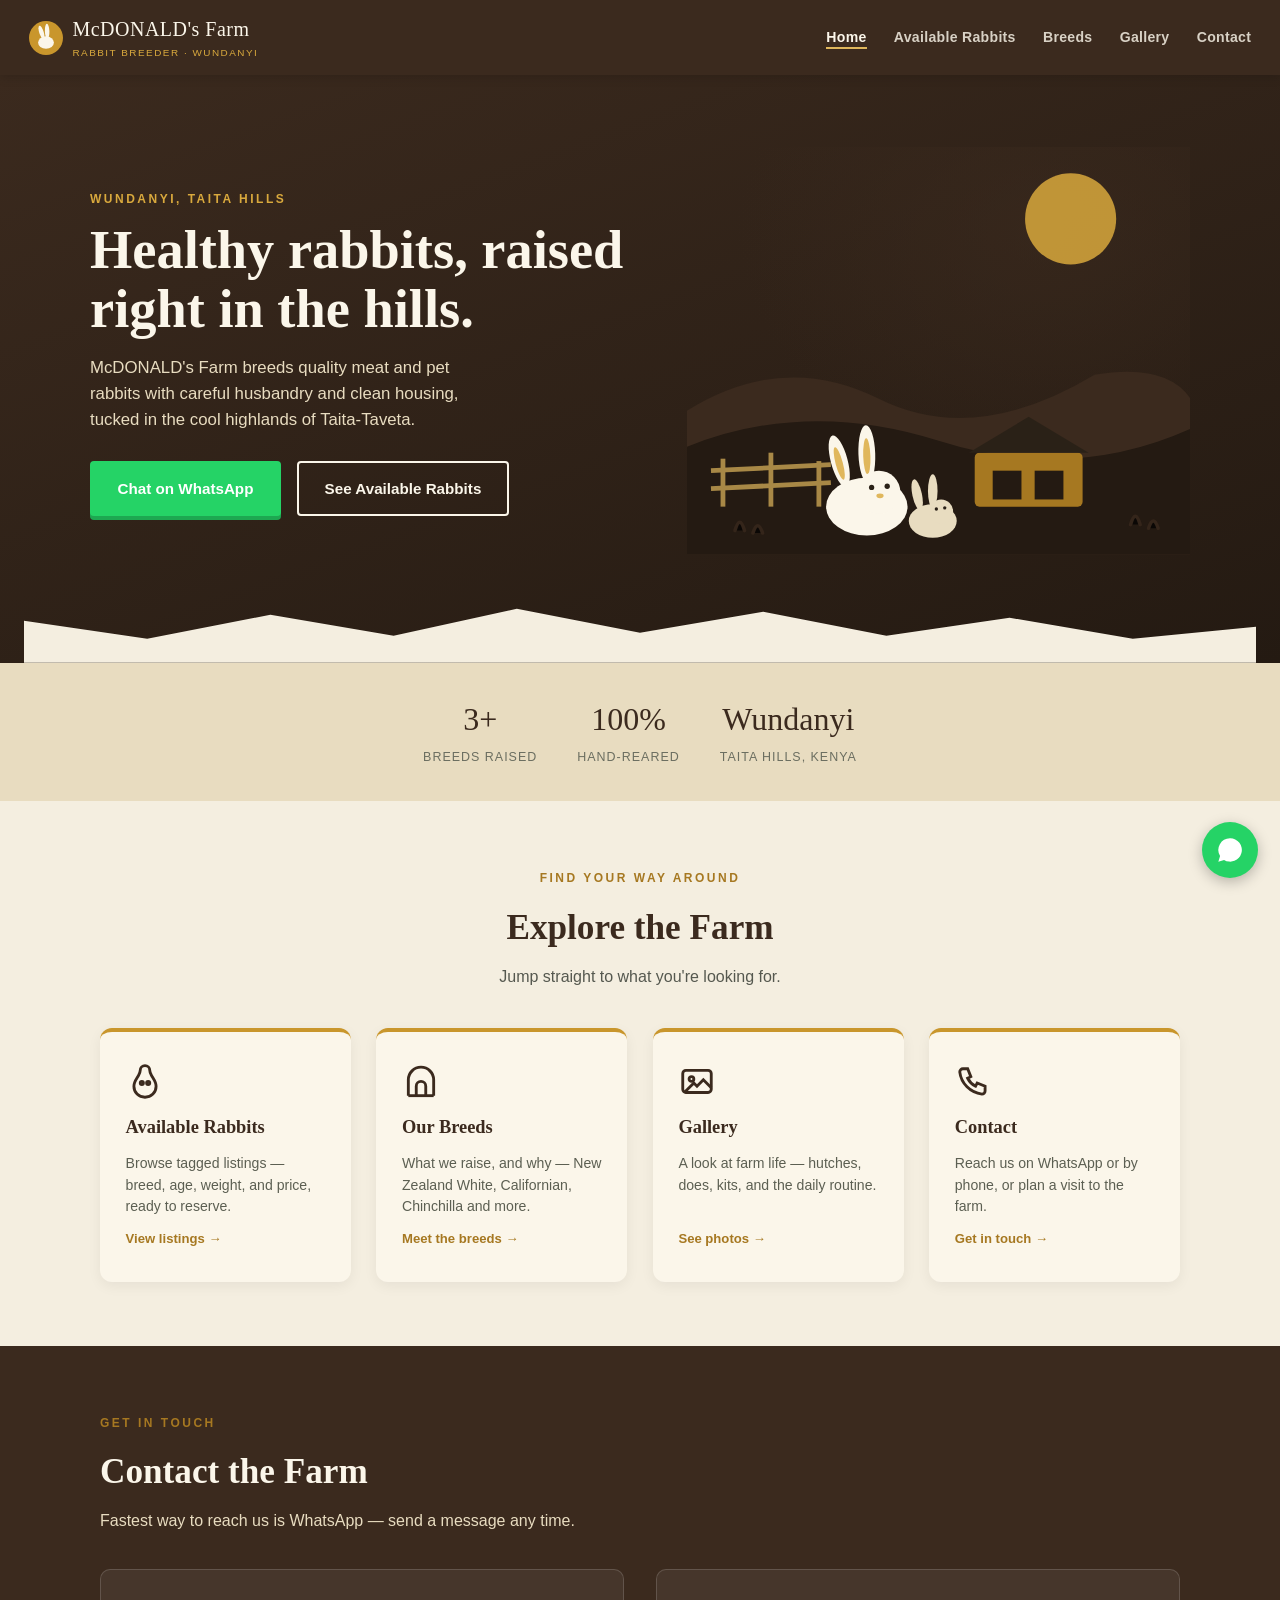
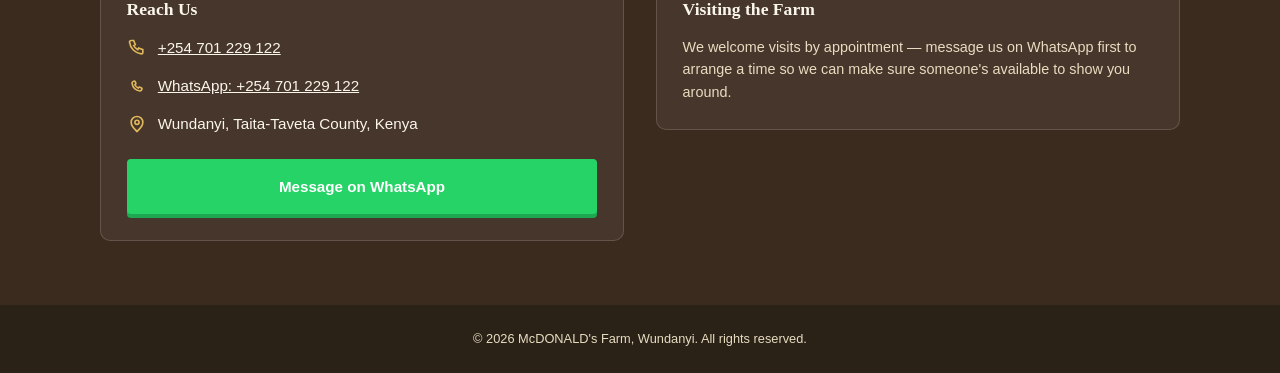
<file: index.html>
<!DOCTYPE html>
<html lang="en">
<head>
<meta charset="UTF-8">
<meta name="viewport" content="width=device-width, initial-scale=1.0">
<title>Rabbit Breeder in Kenya - Wundanyi | McDONALD's Farm</title>
<meta name="description" content="McDONALD's Farm is a rabbit breeder based in Wundanyi, Taita-Taveta County, Kenya. Browse available rabbits, breeds raised, and reach us directly on WhatsApp.">
<link rel="canonical" href="https://macdonaldmw-stack.github.io/super-rabbit-farm/index.html">

<meta property="og:type" content="website">
<meta property="og:title" content="McDONALD's Farm — Rabbit Breeder, Wundanyi">
<meta property="og:description" content="Healthy meat and pet rabbits raised in the Taita Hills. Browse available rabbits and message us directly on WhatsApp.">
<meta property="og:url" content="https://macdonaldmw-stack.github.io/super-rabbit-farm/index.html">
<meta property="og:image" content="https://macdonaldmw-stack.github.io/super-rabbit-farm/images/001b.jpg">
<meta name="twitter:card" content="summary_large_image">
<meta name="twitter:title" content="McDONALD's Farm — Rabbit Breeder, Wundanyi">
<meta name="twitter:description" content="Healthy meat and pet rabbits raised in the Taita Hills. Browse available rabbits and message us directly on WhatsApp.">
<meta name="twitter:image" content="https://macdonaldmw-stack.github.io/super-rabbit-farm/images/001b.jpg">

<script type="application/ld+json">
{
  "@context": "https://schema.org",
  "@type": "LocalBusiness",
  "name": "McDONALD's Farm",
  "description": "Rabbit breeder raising meat and pet rabbits in Wundanyi, Taita-Taveta County, Kenya.",
  "image": "https://macdonaldmw-stack.github.io/super-rabbit-farm/images/001b.jpg",
  "url": "https://macdonaldmw-stack.github.io/super-rabbit-farm/index.html",
  "telephone": "+254701229122",
  "address": {
    "@type": "PostalAddress",
    "addressLocality": "Wundanyi",
    "addressRegion": "Taita-Taveta County",
    "addressCountry": "KE"
  }
}
</script>
<link rel="stylesheet" href="styles.css">
</head>
<body>

<header>
  <a class="brand" href="index.html">
    <svg class="mark" viewBox="0 0 60 60" xmlns="http://www.w3.org/2000/svg">
      <circle cx="30" cy="30" r="30" fill="var(--clay)"/>
      <ellipse cx="30" cy="38" rx="14" ry="11" fill="var(--cream-text)"/>
      <ellipse cx="22" cy="20" rx="4" ry="12" fill="var(--cream-text)" transform="rotate(-18 22 20)"/>
      <ellipse cx="32" cy="18" rx="4" ry="13" fill="var(--cream-text)" transform="rotate(-2 32 18)"/>
    </svg>
    <span>McDONALD's Farm<small>Rabbit Breeder · Wundanyi</small></span>
  </a>
  <button class="nav-toggle" id="navToggle" aria-label="Toggle menu">&#9776;</button>
  <nav>
    <ul id="navList">
      <li><a href="index.html" class="active">Home</a></li>
      <li><a href="rabbits.html">Available Rabbits</a></li>
      <li><a href="breeds.html">Breeds</a></li>
      <li><a href="gallery.html">Gallery</a></li>
      <li><a href="#contact">Contact</a></li>
    </ul>
  </nav>
</header>

<section class="hero">
  <div class="hero-inner">
    <div>
      <div class="eyebrow" style="color:var(--gold);">Wundanyi, Taita Hills</div>
      <h1>Healthy rabbits, raised right in the hills.</h1>
      <p class="lede">McDONALD's Farm breeds quality meat and pet rabbits with careful husbandry and clean housing, tucked in the cool highlands of Taita-Taveta.</p>
      <div style="display:flex; gap:1rem; flex-wrap:wrap;">
        <a class="btn btn-whatsapp" href="https://wa.me/254701229122" target="_blank" rel="noopener">Chat on WhatsApp</a>
        <a class="btn btn-outline" href="rabbits.html">See Available Rabbits</a>
      </div>
    </div>

    <div class="hero-scene">
      <svg viewBox="0 0 420 340" xmlns="http://www.w3.org/2000/svg">
        <!-- sky glow -->
        <defs>
          <radialGradient id="glow" cx="70%" cy="20%" r="60%">
            <stop offset="0%" stop-color="var(--forest)" stop-opacity="0.6"/>
            <stop offset="100%" stop-color="var(--forest)" stop-opacity="0"/>
          </radialGradient>
        </defs>
        <rect width="420" height="340" fill="url(#glow)"/>
        <!-- sun -->
        <circle cx="320" cy="60" r="38" fill="var(--gold)" opacity="0.85"/>
        <!-- hills -->
        <path d="M0 220 Q80 170 160 210 T340 190 Q400 180 420 210 L420 340 L0 340 Z" fill="var(--forest)"/>
        <path d="M0 250 Q100 210 210 245 T420 235 L420 340 L0 340 Z" fill="var(--forest-dark)"/>
        <!-- fence -->
        <g stroke="var(--clay-light)" stroke-width="4" opacity="0.7">
          <line x1="30" y1="300" x2="30" y2="260"/>
          <line x1="70" y1="300" x2="70" y2="255"/>
          <line x1="110" y1="300" x2="110" y2="262"/>
          <line x1="20" y1="270" x2="120" y2="265"/>
          <line x1="20" y1="285" x2="120" y2="280"/>
        </g>
        <!-- hutch -->
        <g>
          <rect x="240" y="255" width="90" height="45" rx="4" fill="var(--clay-dark)"/>
          <polygon points="235,255 285,225 335,255" fill="var(--charcoal)"/>
          <rect x="255" y="270" width="24" height="24" fill="var(--forest-dark)"/>
          <rect x="290" y="270" width="24" height="24" fill="var(--forest-dark)"/>
        </g>
        <!-- rabbit family -->
        <g>
          <ellipse cx="150" cy="300" rx="34" ry="24" fill="var(--cream-text)"/>
          <ellipse cx="127" cy="262" rx="7" ry="22" fill="var(--cream-text)" transform="rotate(-15 127 262)"/>
          <ellipse cx="150" cy="256" rx="7" ry="24" fill="var(--cream-text)" transform="rotate(-2 150 256)"/>
          <ellipse cx="127" cy="264" rx="3" ry="14" fill="var(--clay-light)" transform="rotate(-15 127 264)"/>
          <ellipse cx="150" cy="258" rx="3" ry="15" fill="var(--clay-light)" transform="rotate(-2 150 258)"/>
          <circle cx="160" cy="288" r="18" fill="var(--cream-text)"/>
          <circle cx="154" cy="284" r="2.2" fill="var(--charcoal)"/>
          <circle cx="167" cy="283" r="2.2" fill="var(--charcoal)"/>
          <ellipse cx="161" cy="291" rx="3" ry="2" fill="var(--clay-light)"/>
        </g>
        <g>
          <ellipse cx="205" cy="312" rx="20" ry="14" fill="var(--sand-dark)"/>
          <ellipse cx="192" cy="290" rx="4" ry="13" fill="var(--sand-dark)" transform="rotate(-12 192 290)"/>
          <ellipse cx="205" cy="287" rx="4" ry="14" fill="var(--sand-dark)" transform="rotate(0 205 287)"/>
          <circle cx="212" cy="304" r="10" fill="var(--sand-dark)"/>
          <circle cx="208" cy="302" r="1.4" fill="var(--charcoal)"/>
          <circle cx="215" cy="301" r="1.4" fill="var(--charcoal)"/>
        </g>
        <!-- grass tufts -->
        <g stroke="var(--forest)" stroke-width="3" stroke-linecap="round" opacity="0.7">
          <path d="M40 320 q4 -14 8 0"/>
          <path d="M55 322 q4 -12 8 0"/>
          <path d="M370 315 q4 -14 8 0"/>
          <path d="M385 318 q4 -12 8 0"/>
        </g>
      </svg>
    </div>
  </div>
  <div class="hero-wave"></div>
</section>

<div class="stat-strip">
  <div class="stat"><span class="num">3+</span><span class="label">Breeds Raised</span></div>
  <div class="stat"><span class="num">100%</span><span class="label">Hand-Reared</span></div>
  <div class="stat"><span class="num">Wundanyi</span><span class="label">Taita Hills, Kenya</span></div>
</div>

<section>
  <div class="section-inner">
    <div class="section-head" style="margin:0 auto 2.4rem; text-align:center; max-width:60ch;">
      <div class="eyebrow">Find Your Way Around</div>
      <h2>Explore the Farm</h2>
      <p>Jump straight to what you're looking for.</p>
    </div>
    <div class="sitemap-grid">
      <a class="map-card" href="rabbits.html">
        <svg class="icon" viewBox="0 0 24 24" fill="none" stroke="currentColor" stroke-width="1.8"><path d="M12 21c-4 0-7-3-7-7 0-3 2-5 3-7 .5-1 1-2 1-3a3 3 0 0 1 6 0c0 1 .5 2 1 3 1 2 3 4 3 7 0 4-3 7-7 7z"/><circle cx="10" cy="12" r="1"/><circle cx="14" cy="12" r="1"/></svg>
        <h3>Available Rabbits</h3>
        <p>Browse tagged listings — breed, age, weight, and price, ready to reserve.</p>
        <span class="goto">View listings &rarr;</span>
      </a>
      <a class="map-card" href="breeds.html">
        <svg class="icon" viewBox="0 0 24 24" fill="none" stroke="currentColor" stroke-width="1.8"><path d="M4 20V10a8 8 0 0 1 16 0v10"/><path d="M4 20h16"/><path d="M9 20v-6a3 3 0 0 1 6 0v6"/></svg>
        <h3>Our Breeds</h3>
        <p>What we raise, and why — New Zealand White, Californian, Chinchilla and more.</p>
        <span class="goto">Meet the breeds &rarr;</span>
      </a>
      <a class="map-card" href="gallery.html">
        <svg class="icon" viewBox="0 0 24 24" fill="none" stroke="currentColor" stroke-width="1.8"><rect x="3" y="4" width="18" height="14" rx="2"/><circle cx="8.5" cy="9.5" r="1.5"/><path d="M21 15l-5-5-4 4-2-2-6 6"/></svg>
        <h3>Gallery</h3>
        <p>A look at farm life — hutches, does, kits, and the daily routine.</p>
        <span class="goto">See photos &rarr;</span>
      </a>
      <a class="map-card" href="#contact">
        <svg class="icon" viewBox="0 0 24 24" fill="none" stroke="currentColor" stroke-width="1.8"><path d="M3 5a2 2 0 0 1 2-2h3l2 5-2 1a11 11 0 0 0 5 5l1-2 5 2v3a2 2 0 0 1-2 2A16 16 0 0 1 3 5z"/></svg>
        <h3>Contact</h3>
        <p>Reach us on WhatsApp or by phone, or plan a visit to the farm.</p>
        <span class="goto">Get in touch &rarr;</span>
      </a>
    </div>
  </div>
</section>

<section id="contact" class="contact-section">
  <div class="section-inner">
    <div class="section-head">
      <div class="eyebrow">Get In Touch</div>
      <h2>Contact the Farm</h2>
      <p>Fastest way to reach us is WhatsApp — send a message any time.</p>
    </div>
    <div class="contact-grid">
      <div class="contact-card">
        <h3>Reach Us</h3>
        <div class="contact-line">
          <svg viewBox="0 0 24 24" fill="none" stroke="currentColor" stroke-width="2"><path d="M3 5a2 2 0 0 1 2-2h3l2 5-2 1a11 11 0 0 0 5 5l1-2 5 2v3a2 2 0 0 1-2 2A16 16 0 0 1 3 5z"/></svg>
          <a href="tel:+254701229122">+254 701 229 122</a>
        </div>
        <div class="contact-line">
          <svg viewBox="0 0 24 24" fill="none" stroke="currentColor" stroke-width="2"><path d="M17.5 14.4l-2-1a1 1 0 0 0-1 .1l-1 1a8 8 0 0 1-4-4l1-1a1 1 0 0 0 .1-1l-1-2a1 1 0 0 0-1.1-.5A3 3 0 0 0 6 8.5 11.5 11.5 0 0 0 15.5 18a3 3 0 0 0 2.5-2.5 1 1 0 0 0-.5-1.1z"/></svg>
          <a href="https://wa.me/254701229122" target="_blank" rel="noopener">WhatsApp: +254 701 229 122</a>
        </div>
        <div class="contact-line">
          <svg viewBox="0 0 24 24" fill="none" stroke="currentColor" stroke-width="2"><path d="M12 21s-7-6.1-7-11a7 7 0 0 1 14 0c0 4.9-7 11-7 11z"/><circle cx="12" cy="10" r="2.5"/></svg>
          <span>Wundanyi, Taita-Taveta County, Kenya</span>
        </div>
        <a class="btn btn-whatsapp" style="margin-top:0.6rem; width:100%; justify-content:center;" href="https://wa.me/254701229122?text=Hi%2C%20I%27d%20like%20to%20know%20more%20about%20your%20rabbits" target="_blank" rel="noopener">Message on WhatsApp</a>
      </div>
      <div class="contact-card">
        <h3>Visiting the Farm</h3>
        <p style="font-size:0.9rem; color:var(--sand-dark);">We welcome visits by appointment — message us on WhatsApp first to arrange a time so we can make sure someone's available to show you around.</p>
      </div>
    </div>
  </div>
</section>

<footer class="site-footer">
  &copy; <span id="year"></span> McDONALD's Farm, Wundanyi. All rights reserved.
</footer>

<a class="whatsapp-float" href="https://wa.me/254701229122" target="_blank" rel="noopener" aria-label="Chat on WhatsApp">
  <svg viewBox="0 0 24 24"><path d="M17.5 14.4l-2-1a1 1 0 0 0-1 .1l-1 1a8 8 0 0 1-4-4l1-1a1 1 0 0 0 .1-1l-1-2a1 1 0 0 0-1.1-.5A3 3 0 0 0 6 8.5 11.5 11.5 0 0 0 15.5 18a3 3 0 0 0 2.5-2.5 1 1 0 0 0-.5-1.1zM12 2a10 10 0 0 0-8.5 15.2L2 22l4.9-1.5A10 10 0 1 0 12 2z"/></svg>
</a>

<script src="script.js"></script>
</body>
</html>
</file>
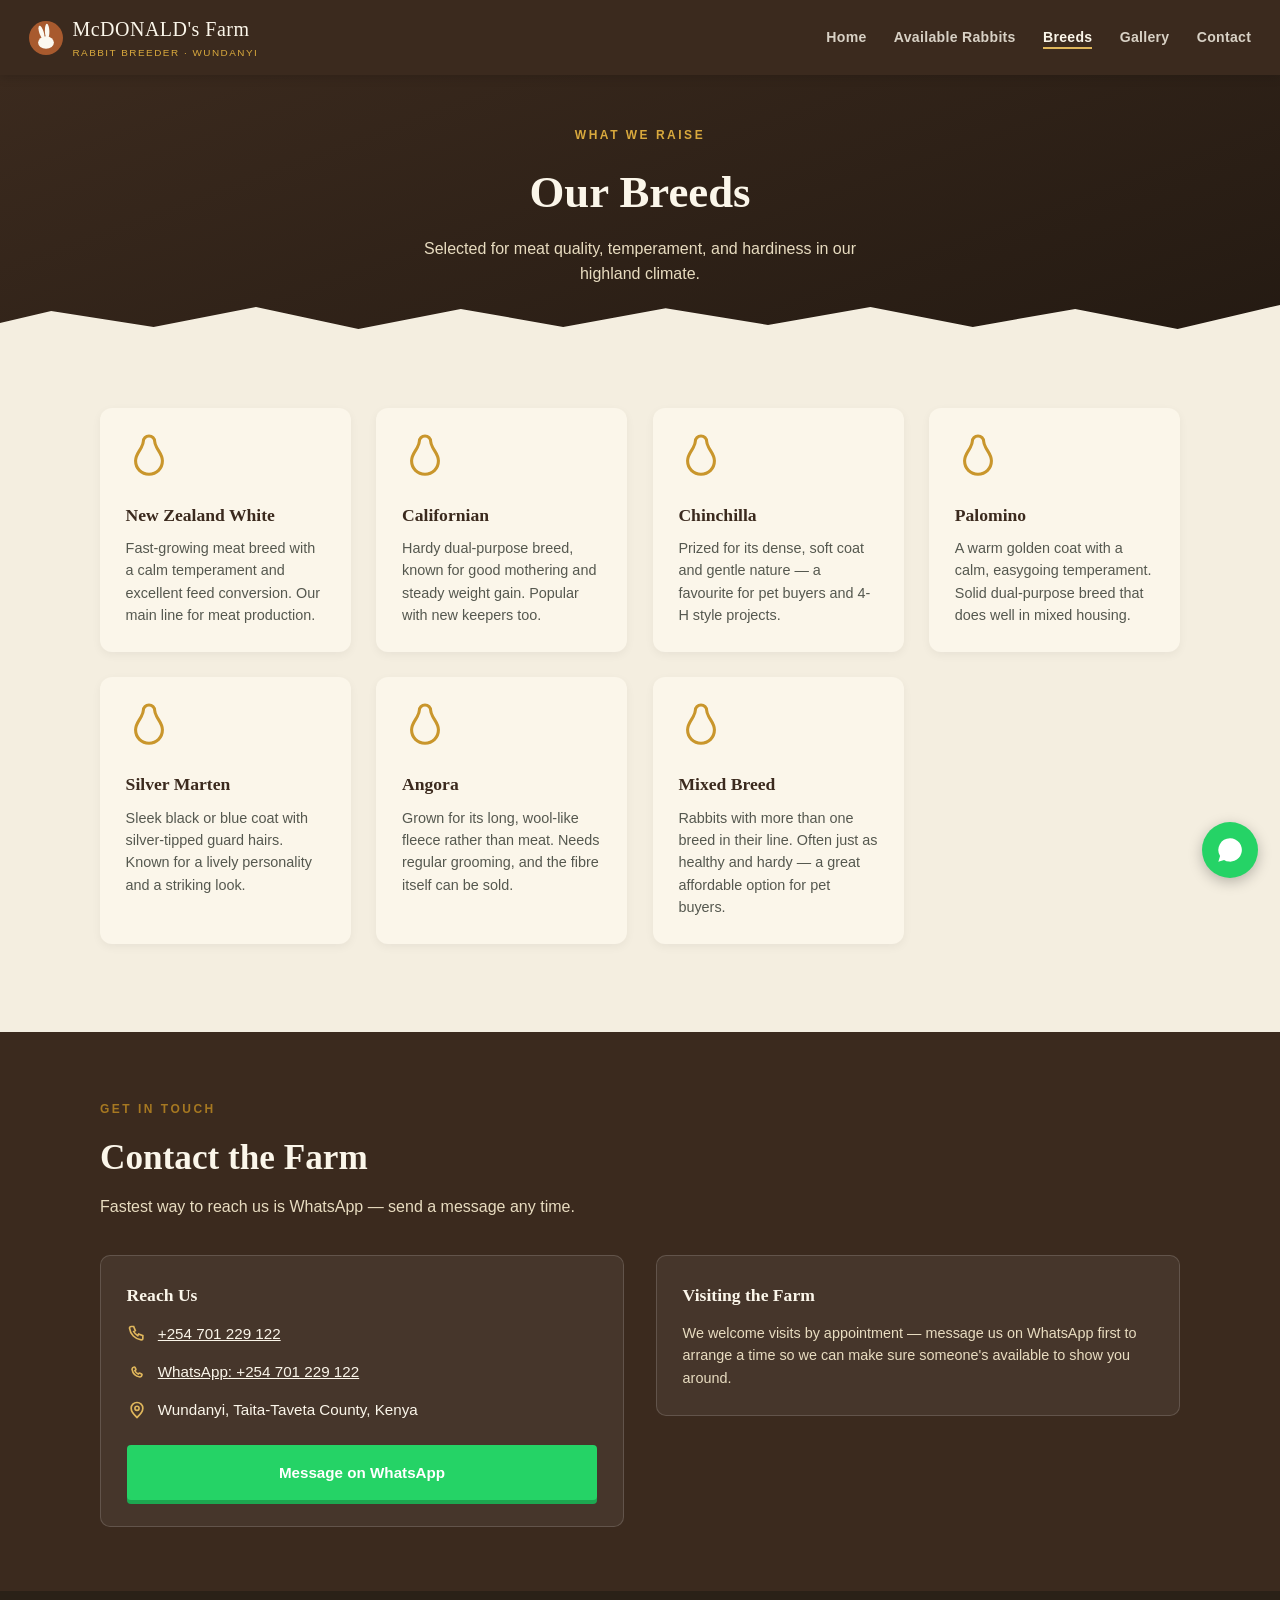
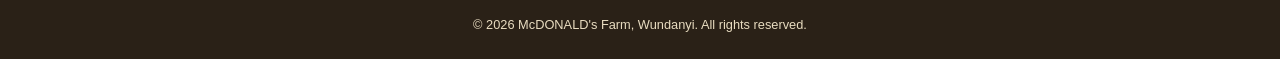
<file: breeds.html>
<!DOCTYPE html>
<html lang="en">
<head>
<meta charset="UTF-8">
<meta name="viewport" content="width=device-width, initial-scale=1.0">
<title>Our Breeds — McDONALD's Farm</title>
<link rel="stylesheet" href="styles.css">
</head>
<body>

<header>
  <a class="brand" href="index.html">
    <svg class="mark" viewBox="0 0 60 60" xmlns="http://www.w3.org/2000/svg">
      <circle cx="30" cy="30" r="30" fill="#A85A2E"/>
      <ellipse cx="30" cy="38" rx="14" ry="11" fill="#FBF8F0"/>
      <ellipse cx="22" cy="20" rx="4" ry="12" fill="#FBF8F0" transform="rotate(-18 22 20)"/>
      <ellipse cx="32" cy="18" rx="4" ry="13" fill="#FBF8F0" transform="rotate(-2 32 18)"/>
    </svg>
    <span>McDONALD's Farm<small>Rabbit Breeder · Wundanyi</small></span>
  </a>
  <button class="nav-toggle" id="navToggle" aria-label="Toggle menu">&#9776;</button>
  <nav>
    <ul id="navList">
      <li><a href="index.html">Home</a></li>
      <li><a href="rabbits.html">Available Rabbits</a></li>
      <li><a href="breeds.html" class="active">Breeds</a></li>
      <li><a href="gallery.html">Gallery</a></li>
      <li><a href="index.html#contact">Contact</a></li>
    </ul>
  </nav>
</header>

<div class="page-banner">
  <div class="eyebrow">What We Raise</div>
  <h1>Our Breeds</h1>
  <p>Selected for meat quality, temperament, and hardiness in our highland climate.</p>
</div>

<section>
  <div class="section-inner">
    <div class="breed-row">
      <div class="breed-card">
        <svg class="icon" viewBox="0 0 24 24" fill="none" stroke="currentColor" stroke-width="1.6"><path d="M12 21c-4 0-7-3-7-7 0-3 2-5 3-7 .5-1 1-2 1-3a3 3 0 0 1 6 0c0 1 .5 2 1 3 1 2 3 4 3 7 0 4-3 7-7 7z"/></svg>
        <h3>New Zealand White</h3>
        <p>Fast-growing meat breed with a calm temperament and excellent feed conversion. Our main line for meat production.</p>
      </div>
      <div class="breed-card">
        <svg class="icon" viewBox="0 0 24 24" fill="none" stroke="currentColor" stroke-width="1.6"><path d="M12 21c-4 0-7-3-7-7 0-3 2-5 3-7 .5-1 1-2 1-3a3 3 0 0 1 6 0c0 1 .5 2 1 3 1 2 3 4 3 7 0 4-3 7-7 7z"/></svg>
        <h3>Californian</h3>
        <p>Hardy dual-purpose breed, known for good mothering and steady weight gain. Popular with new keepers too.</p>
      </div>
      <div class="breed-card">
        <svg class="icon" viewBox="0 0 24 24" fill="none" stroke="currentColor" stroke-width="1.6"><path d="M12 21c-4 0-7-3-7-7 0-3 2-5 3-7 .5-1 1-2 1-3a3 3 0 0 1 6 0c0 1 .5 2 1 3 1 2 3 4 3 7 0 4-3 7-7 7z"/></svg>
        <h3>Chinchilla</h3>
        <p>Prized for its dense, soft coat and gentle nature — a favourite for pet buyers and 4-H style projects.</p>
      </div>
      <div class="breed-card">
        <svg class="icon" viewBox="0 0 24 24" fill="none" stroke="currentColor" stroke-width="1.6"><path d="M12 21c-4 0-7-3-7-7 0-3 2-5 3-7 .5-1 1-2 1-3a3 3 0 0 1 6 0c0 1 .5 2 1 3 1 2 3 4 3 7 0 4-3 7-7 7z"/></svg>
        <h3>Palomino</h3>
        <p>A warm golden coat with a calm, easygoing temperament. Solid dual-purpose breed that does well in mixed housing.</p>
      </div>
      <div class="breed-card">
        <svg class="icon" viewBox="0 0 24 24" fill="none" stroke="currentColor" stroke-width="1.6"><path d="M12 21c-4 0-7-3-7-7 0-3 2-5 3-7 .5-1 1-2 1-3a3 3 0 0 1 6 0c0 1 .5 2 1 3 1 2 3 4 3 7 0 4-3 7-7 7z"/></svg>
        <h3>Silver Marten</h3>
        <p>Sleek black or blue coat with silver-tipped guard hairs. Known for a lively personality and a striking look.</p>
      </div>
      <div class="breed-card">
        <svg class="icon" viewBox="0 0 24 24" fill="none" stroke="currentColor" stroke-width="1.6"><path d="M12 21c-4 0-7-3-7-7 0-3 2-5 3-7 .5-1 1-2 1-3a3 3 0 0 1 6 0c0 1 .5 2 1 3 1 2 3 4 3 7 0 4-3 7-7 7z"/></svg>
        <h3>Angora</h3>
        <p>Grown for its long, wool-like fleece rather than meat. Needs regular grooming, and the fibre itself can be sold.</p>
      </div>
      <div class="breed-card">
        <svg class="icon" viewBox="0 0 24 24" fill="none" stroke="currentColor" stroke-width="1.6"><path d="M12 21c-4 0-7-3-7-7 0-3 2-5 3-7 .5-1 1-2 1-3a3 3 0 0 1 6 0c0 1 .5 2 1 3 1 2 3 4 3 7 0 4-3 7-7 7z"/></svg>
        <h3>Mixed Breed</h3>
        <p>Rabbits with more than one breed in their line. Often just as healthy and hardy — a great affordable option for pet buyers.</p>
      </div>
    </div>
    <p class="placeholder-note"></p>
  </div>
</section>

<section id="contact" class="contact-section">
  <div class="section-inner">
    <div class="section-head">
      <div class="eyebrow">Get In Touch</div>
      <h2>Contact the Farm</h2>
      <p>Fastest way to reach us is WhatsApp — send a message any time.</p>
    </div>
    <div class="contact-grid">
      <div class="contact-card">
        <h3>Reach Us</h3>
        <div class="contact-line">
          <svg viewBox="0 0 24 24" fill="none" stroke="currentColor" stroke-width="2"><path d="M3 5a2 2 0 0 1 2-2h3l2 5-2 1a11 11 0 0 0 5 5l1-2 5 2v3a2 2 0 0 1-2 2A16 16 0 0 1 3 5z"/></svg>
          <a href="tel:+254701229122">+254 701 229 122</a>
        </div>
        <div class="contact-line">
          <svg viewBox="0 0 24 24" fill="none" stroke="currentColor" stroke-width="2"><path d="M17.5 14.4l-2-1a1 1 0 0 0-1 .1l-1 1a8 8 0 0 1-4-4l1-1a1 1 0 0 0 .1-1l-1-2a1 1 0 0 0-1.1-.5A3 3 0 0 0 6 8.5 11.5 11.5 0 0 0 15.5 18a3 3 0 0 0 2.5-2.5 1 1 0 0 0-.5-1.1z"/></svg>
          <a href="https://wa.me/254701229122" target="_blank" rel="noopener">WhatsApp: +254 701 229 122</a>
        </div>
        <div class="contact-line">
          <svg viewBox="0 0 24 24" fill="none" stroke="currentColor" stroke-width="2"><path d="M12 21s-7-6.1-7-11a7 7 0 0 1 14 0c0 4.9-7 11-7 11z"/><circle cx="12" cy="10" r="2.5"/></svg>
          <span>Wundanyi, Taita-Taveta County, Kenya</span>
        </div>
        <a class="btn btn-whatsapp" style="margin-top:0.6rem; width:100%; justify-content:center;" href="https://wa.me/254701229122?text=Hi%2C%20I%27d%20like%20to%20know%20more%20about%20your%20rabbits" target="_blank" rel="noopener">Message on WhatsApp</a>
      </div>
      <div class="contact-card">
        <h3>Visiting the Farm</h3>
        <p style="font-size:0.9rem; color:var(--sand-dark);">We welcome visits by appointment — message us on WhatsApp first to arrange a time so we can make sure someone's available to show you around.</p>
      </div>
    </div>
  </div>
</section>

<footer class="site-footer">
  &copy; <span id="year"></span> McDONALD's Farm, Wundanyi. All rights reserved.
</footer>

<a class="whatsapp-float" href="https://wa.me/254701229122" target="_blank" rel="noopener" aria-label="Chat on WhatsApp">
  <svg viewBox="0 0 24 24"><path d="M17.5 14.4l-2-1a1 1 0 0 0-1 .1l-1 1a8 8 0 0 1-4-4l1-1a1 1 0 0 0 .1-1l-1-2a1 1 0 0 0-1.1-.5A3 3 0 0 0 6 8.5 11.5 11.5 0 0 0 15.5 18a3 3 0 0 0 2.5-2.5 1 1 0 0 0-.5-1.1zM12 2a10 10 0 0 0-8.5 15.2L2 22l4.9-1.5A10 10 0 1 0 12 2z"/></svg>
</a>

<script src="script.js"></script>
</body>
</html>
</file>
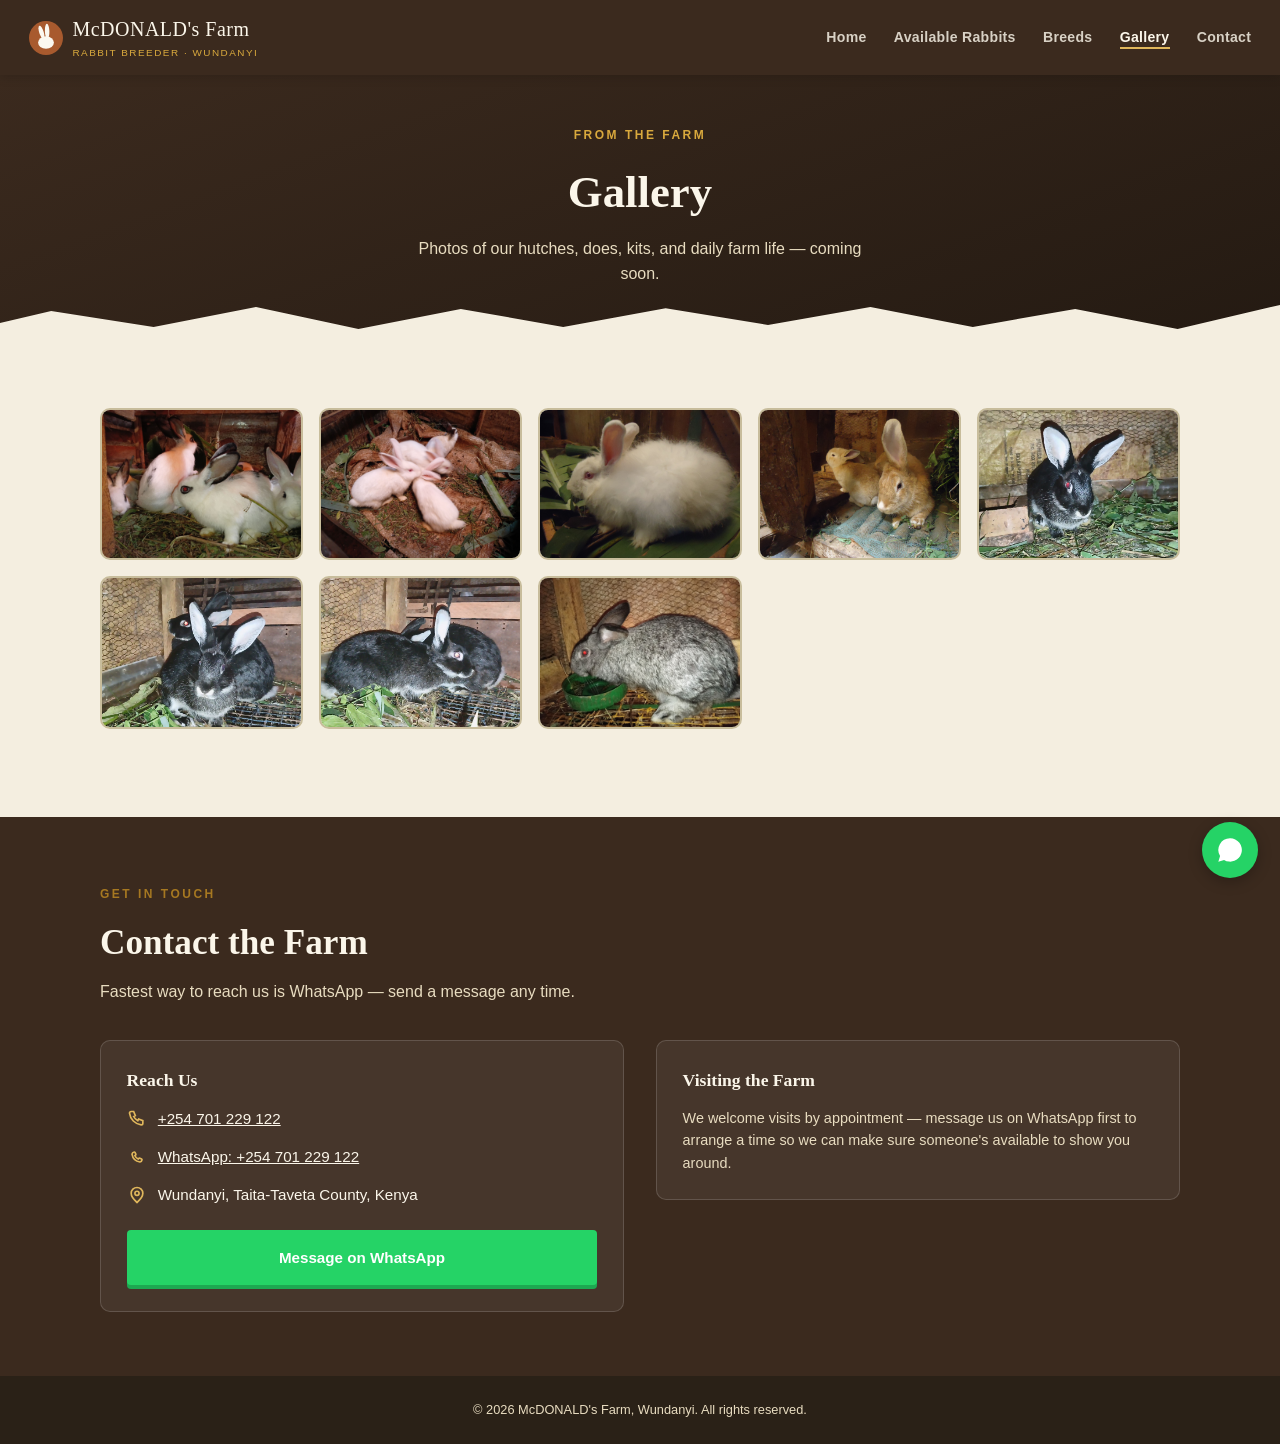
<file: gallery.html>
<!DOCTYPE html>
<html lang="en">
<head>
<meta charset="UTF-8">
<meta name="viewport" content="width=device-width, initial-scale=1.0">
<title>Gallery — McDONALD's Farm</title>
<link rel="stylesheet" href="styles.css">
</head>
<body>

<header>
  <a class="brand" href="index.html">
    <svg class="mark" viewBox="0 0 60 60" xmlns="http://www.w3.org/2000/svg">
      <circle cx="30" cy="30" r="30" fill="#A85A2E"/>
      <ellipse cx="30" cy="38" rx="14" ry="11" fill="#FBF8F0"/>
      <ellipse cx="22" cy="20" rx="4" ry="12" fill="#FBF8F0" transform="rotate(-18 22 20)"/>
      <ellipse cx="32" cy="18" rx="4" ry="13" fill="#FBF8F0" transform="rotate(-2 32 18)"/>
    </svg>
    <span>McDONALD's Farm<small>Rabbit Breeder · Wundanyi</small></span>
  </a>
  <button class="nav-toggle" id="navToggle" aria-label="Toggle menu">&#9776;</button>
  <nav>
    <ul id="navList">
      <li><a href="index.html">Home</a></li>
      <li><a href="rabbits.html">Available Rabbits</a></li>
      <li><a href="breeds.html">Breeds</a></li>
      <li><a href="gallery.html" class="active">Gallery</a></li>
      <li><a href="index.html#contact">Contact</a></li>
    </ul>
  </nav>
</header>

<div class="page-banner">
  <div class="eyebrow">From the Farm</div>
  <h1>Gallery</h1>
  <p>Photos of our hutches, does, kits, and daily farm life — coming soon.</p>
</div>

<section>
  <div class="section-inner">
    <div class="gallery-grid" id="galleryContainer"></div>
    <p class="placeholder-note"></p>
  </div>
</section>

<section id="contact" class="contact-section">
  <div class="section-inner">
    <div class="section-head">
      <div class="eyebrow">Get In Touch</div>
      <h2>Contact the Farm</h2>
      <p>Fastest way to reach us is WhatsApp — send a message any time.</p>
    </div>
    <div class="contact-grid">
      <div class="contact-card">
        <h3>Reach Us</h3>
        <div class="contact-line">
          <svg viewBox="0 0 24 24" fill="none" stroke="currentColor" stroke-width="2"><path d="M3 5a2 2 0 0 1 2-2h3l2 5-2 1a11 11 0 0 0 5 5l1-2 5 2v3a2 2 0 0 1-2 2A16 16 0 0 1 3 5z"/></svg>
          <a href="tel:+254701229122">+254 701 229 122</a>
        </div>
        <div class="contact-line">
          <svg viewBox="0 0 24 24" fill="none" stroke="currentColor" stroke-width="2"><path d="M17.5 14.4l-2-1a1 1 0 0 0-1 .1l-1 1a8 8 0 0 1-4-4l1-1a1 1 0 0 0 .1-1l-1-2a1 1 0 0 0-1.1-.5A3 3 0 0 0 6 8.5 11.5 11.5 0 0 0 15.5 18a3 3 0 0 0 2.5-2.5 1 1 0 0 0-.5-1.1z"/></svg>
          <a href="https://wa.me/254701229122" target="_blank" rel="noopener">WhatsApp: +254 701 229 122</a>
        </div>
        <div class="contact-line">
          <svg viewBox="0 0 24 24" fill="none" stroke="currentColor" stroke-width="2"><path d="M12 21s-7-6.1-7-11a7 7 0 0 1 14 0c0 4.9-7 11-7 11z"/><circle cx="12" cy="10" r="2.5"/></svg>
          <span>Wundanyi, Taita-Taveta County, Kenya</span>
        </div>
        <a class="btn btn-whatsapp" style="margin-top:0.6rem; width:100%; justify-content:center;" href="https://wa.me/254701229122?text=Hi%2C%20I%27d%20like%20to%20know%20more%20about%20your%20rabbits" target="_blank" rel="noopener">Message on WhatsApp</a>
      </div>
      <div class="contact-card">
        <h3>Visiting the Farm</h3>
        <p style="font-size:0.9rem; color:var(--sand-dark);">We welcome visits by appointment — message us on WhatsApp first to arrange a time so we can make sure someone's available to show you around.</p>
      </div>
    </div>
  </div>
</section>

<footer class="site-footer">
  &copy; <span id="year"></span> McDONALD's Farm, Wundanyi. All rights reserved.
</footer>

<a class="whatsapp-float" href="https://wa.me/254701229122" target="_blank" rel="noopener" aria-label="Chat on WhatsApp">
  <svg viewBox="0 0 24 24"><path d="M17.5 14.4l-2-1a1 1 0 0 0-1 .1l-1 1a8 8 0 0 1-4-4l1-1a1 1 0 0 0 .1-1l-1-2a1 1 0 0 0-1.1-.5A3 3 0 0 0 6 8.5 11.5 11.5 0 0 0 15.5 18a3 3 0 0 0 2.5-2.5 1 1 0 0 0-.5-1.1zM12 2a10 10 0 0 0-8.5 15.2L2 22l4.9-1.5A10 10 0 1 0 12 2z"/></svg>
</a>

<script src="data.js"></script>
<script src="script.js"></script>
</body>
</html>
</file>
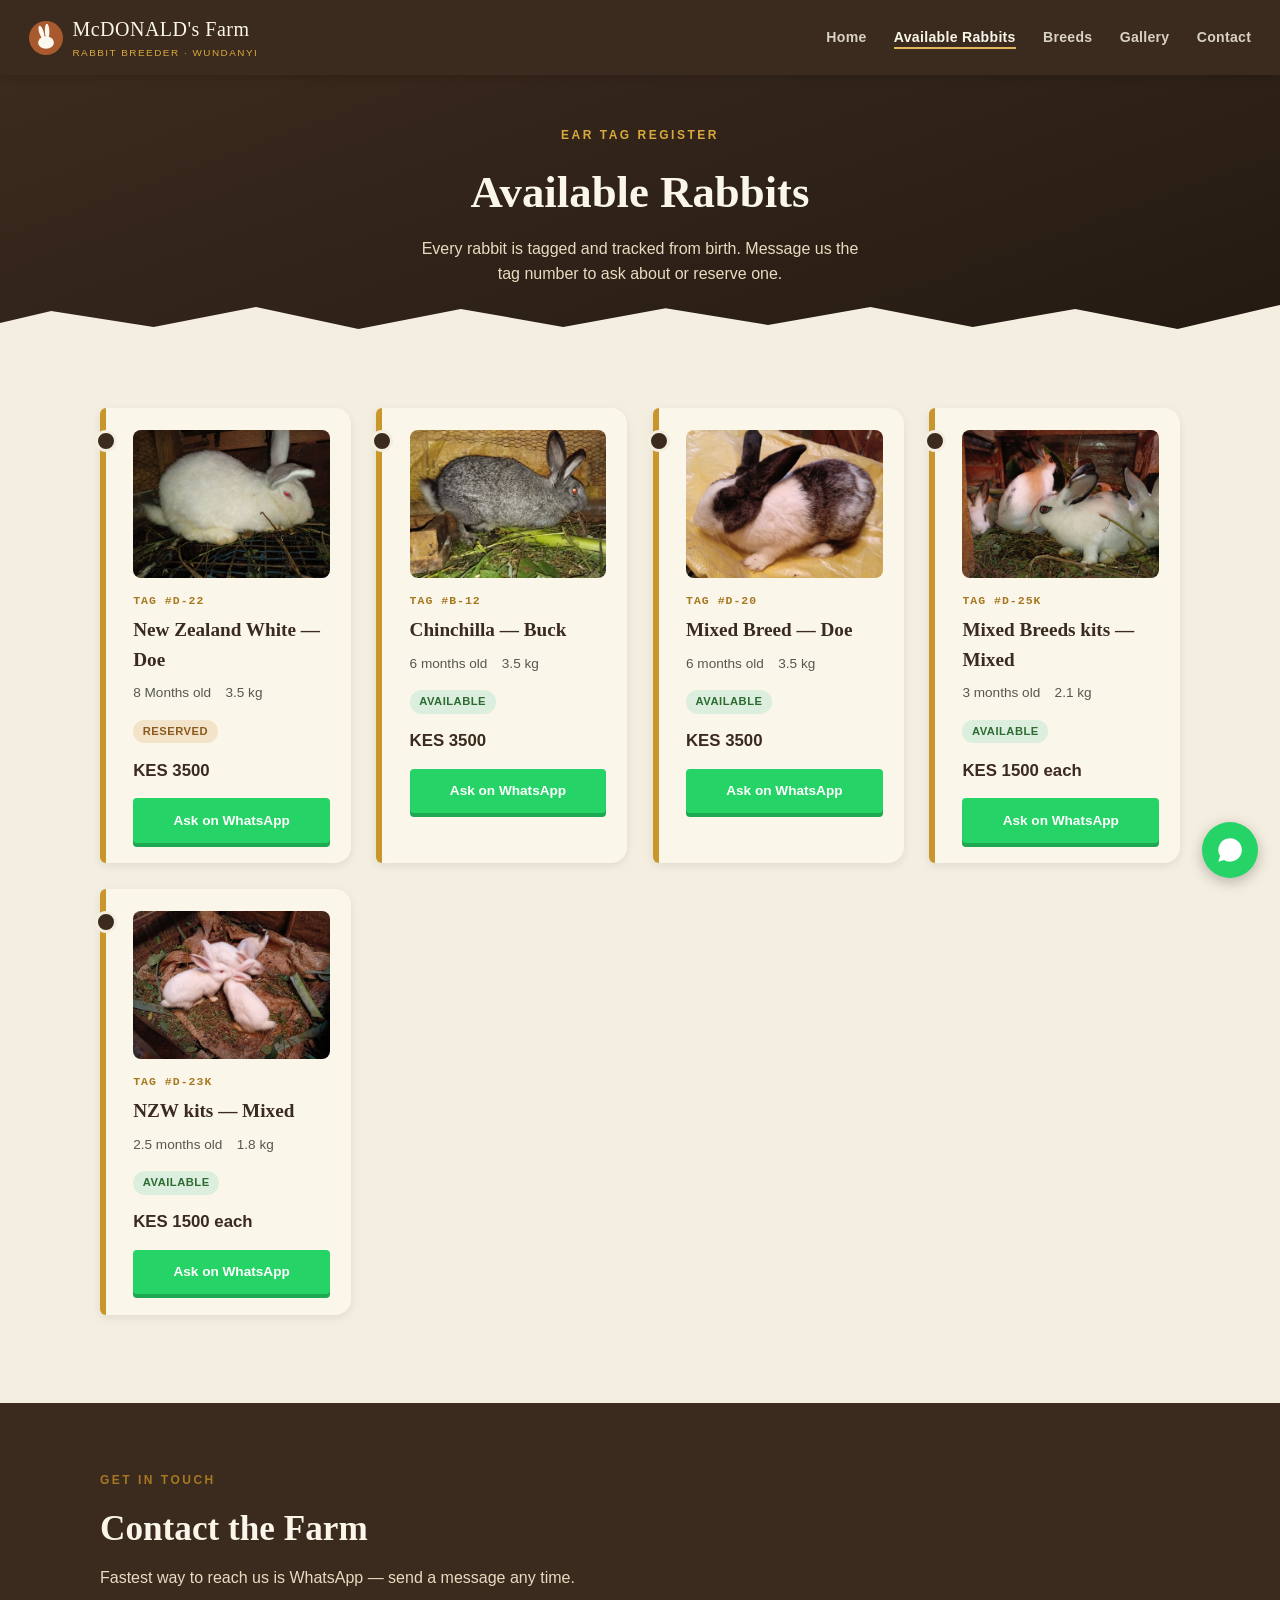
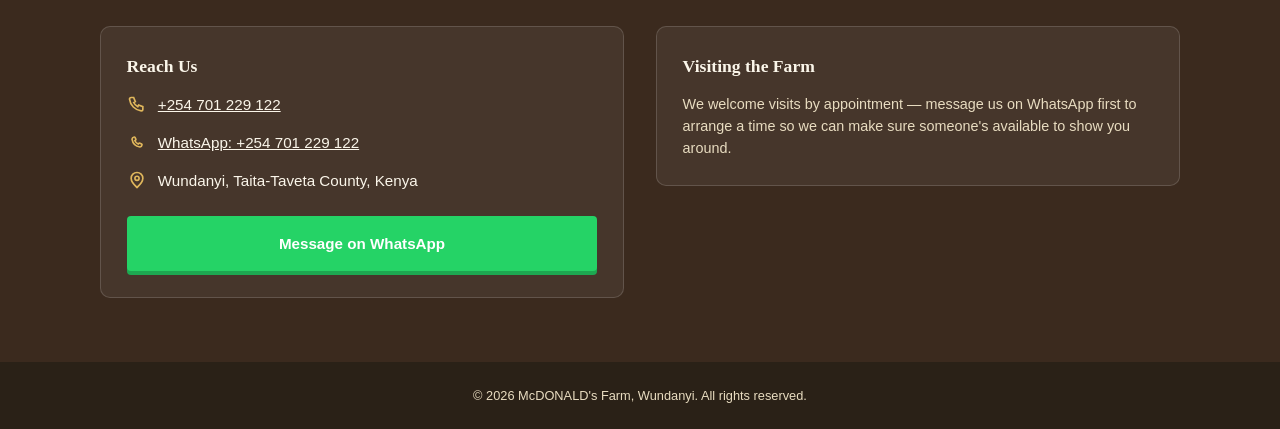
<file: rabbits.html>
<!DOCTYPE html>
<html lang="en">
<head>
<meta charset="UTF-8">
<meta name="viewport" content="width=device-width, initial-scale=1.0">
<title>Available Rabbits — McDONALD's Farm</title>
<link rel="stylesheet" href="styles.css">
</head>
<body>

<header>
  <a class="brand" href="index.html">
    <svg class="mark" viewBox="0 0 60 60" xmlns="http://www.w3.org/2000/svg">
      <circle cx="30" cy="30" r="30" fill="#A85A2E"/>
      <ellipse cx="30" cy="38" rx="14" ry="11" fill="#FBF8F0"/>
      <ellipse cx="22" cy="20" rx="4" ry="12" fill="#FBF8F0" transform="rotate(-18 22 20)"/>
      <ellipse cx="32" cy="18" rx="4" ry="13" fill="#FBF8F0" transform="rotate(-2 32 18)"/>
    </svg>
    <span>McDONALD's Farm<small>Rabbit Breeder · Wundanyi</small></span>
  </a>
  <button class="nav-toggle" id="navToggle" aria-label="Toggle menu">&#9776;</button>
  <nav>
    <ul id="navList">
      <li><a href="index.html">Home</a></li>
      <li><a href="rabbits.html" class="active">Available Rabbits</a></li>
      <li><a href="breeds.html">Breeds</a></li>
      <li><a href="gallery.html">Gallery</a></li>
      <li><a href="index.html#contact">Contact</a></li>
    </ul>
  </nav>
</header>

<div class="page-banner">
  <div class="eyebrow">Ear Tag Register</div>
  <h1>Available Rabbits</h1>
  <p>Every rabbit is tagged and tracked from birth. Message us the tag number to ask about or reserve one.</p>
</div>

<section>
  <div class="section-inner">
    <div class="tag-grid" id="rabbitsContainer"></div>
    <p class="placeholder-note"></p>
  </div>
</section>

<section id="contact" class="contact-section">
  <div class="section-inner">
    <div class="section-head">
      <div class="eyebrow">Get In Touch</div>
      <h2>Contact the Farm</h2>
      <p>Fastest way to reach us is WhatsApp — send a message any time.</p>
    </div>
    <div class="contact-grid">
      <div class="contact-card">
        <h3>Reach Us</h3>
        <div class="contact-line">
          <svg viewBox="0 0 24 24" fill="none" stroke="currentColor" stroke-width="2"><path d="M3 5a2 2 0 0 1 2-2h3l2 5-2 1a11 11 0 0 0 5 5l1-2 5 2v3a2 2 0 0 1-2 2A16 16 0 0 1 3 5z"/></svg>
          <a href="tel:+254701229122">+254 701 229 122</a>
        </div>
        <div class="contact-line">
          <svg viewBox="0 0 24 24" fill="none" stroke="currentColor" stroke-width="2"><path d="M17.5 14.4l-2-1a1 1 0 0 0-1 .1l-1 1a8 8 0 0 1-4-4l1-1a1 1 0 0 0 .1-1l-1-2a1 1 0 0 0-1.1-.5A3 3 0 0 0 6 8.5 11.5 11.5 0 0 0 15.5 18a3 3 0 0 0 2.5-2.5 1 1 0 0 0-.5-1.1z"/></svg>
          <a href="https://wa.me/254701229122" target="_blank" rel="noopener">WhatsApp: +254 701 229 122</a>
        </div>
        <div class="contact-line">
          <svg viewBox="0 0 24 24" fill="none" stroke="currentColor" stroke-width="2"><path d="M12 21s-7-6.1-7-11a7 7 0 0 1 14 0c0 4.9-7 11-7 11z"/><circle cx="12" cy="10" r="2.5"/></svg>
          <span>Wundanyi, Taita-Taveta County, Kenya</span>
        </div>
        <a class="btn btn-whatsapp" style="margin-top:0.6rem; width:100%; justify-content:center;" href="https://wa.me/254701229122?text=Hi%2C%20I%27d%20like%20to%20know%20more%20about%20your%20rabbits" target="_blank" rel="noopener">Message on WhatsApp</a>
      </div>
      <div class="contact-card">
        <h3>Visiting the Farm</h3>
        <p style="font-size:0.9rem; color:var(--sand-dark);">We welcome visits by appointment — message us on WhatsApp first to arrange a time so we can make sure someone's available to show you around.</p>
      </div>
    </div>
  </div>
</section>

<footer class="site-footer">
  &copy; <span id="year"></span> McDONALD's Farm, Wundanyi. All rights reserved.
</footer>

<a class="whatsapp-float" href="https://wa.me/254701229122" target="_blank" rel="noopener" aria-label="Chat on WhatsApp">
  <svg viewBox="0 0 24 24"><path d="M17.5 14.4l-2-1a1 1 0 0 0-1 .1l-1 1a8 8 0 0 1-4-4l1-1a1 1 0 0 0 .1-1l-1-2a1 1 0 0 0-1.1-.5A3 3 0 0 0 6 8.5 11.5 11.5 0 0 0 15.5 18a3 3 0 0 0 2.5-2.5 1 1 0 0 0-.5-1.1zM12 2a10 10 0 0 0-8.5 15.2L2 22l4.9-1.5A10 10 0 1 0 12 2z"/></svg>
</a>

<script src="data.js"></script>
<script src="script.js"></script>
</body>
</html>
</file>
<file: styles.css>
/* ===== PALETTE: Earthy Brown / Mustard ===== */
/* To use: rename this file to styles.css in your farm-site folder */

:root{
  --forest:#3B2A1E;
  --forest-dark:#241A12;
  --clay:#C9962C;
  --clay-dark:#A67821;
  --clay-light:#E0B75C;
  --sand:#F4EEE0;
  --sand-dark:#E8DCC0;
  --charcoal:#2A2117;
  --cream-text:#FBF6EA;
  --gold:#D9A93D;
  --font-display: 'Rockwell', 'Roboto Slab', 'Georgia', serif;
  --font-body: 'Helvetica Neue', Arial, sans-serif;
  --font-mono: 'Courier New', monospace;
}

*{box-sizing:border-box; margin:0; padding:0;}
html{scroll-behavior:smooth;}
body{
  font-family: var(--font-body);
  background: var(--sand);
  color: var(--charcoal);
  line-height:1.55;
}
a{color:inherit;}
img{max-width:100%; display:block;}

/* ===== NAV ===== */
header{
  position:sticky; top:0; z-index:100;
  background: var(--forest);
  color: var(--cream-text);
  display:flex; align-items:center; justify-content:space-between;
  padding: 0.9rem 1.8rem;
  box-shadow: 0 2px 10px rgba(0,0,0,0.15);
}
.brand{
  font-family: var(--font-display);
  font-size: 1.25rem;
  letter-spacing: 0.5px;
  text-decoration:none;
  display:flex; align-items:center; gap:0.6rem;
}
.brand .mark{
  width:34px; height:34px; flex-shrink:0;
}
.brand small{
  display:block;
  font-family: var(--font-body);
  font-size: 0.62rem;
  font-weight:400;
  letter-spacing: 1.5px;
  text-transform:uppercase;
  color: var(--gold);
}
nav ul{
  list-style:none;
  display:flex;
  gap:1.7rem;
}
nav a{
  text-decoration:none;
  font-size:0.88rem;
  font-weight:600;
  letter-spacing:0.3px;
  color: var(--cream-text);
  opacity:0.82;
  transition: opacity 0.2s;
  padding-bottom:2px;
  border-bottom: 2px solid transparent;
}
nav a:hover, nav a.active{opacity:1; border-bottom-color: var(--clay-light);}
.nav-toggle{display:none; background:none; border:none; color:var(--cream-text); font-size:1.6rem; cursor:pointer;}

@media (max-width:780px){
  nav ul{
    position:absolute; top:100%; left:0; right:0;
    background:var(--forest);
    flex-direction:column;
    padding:1rem 1.8rem 1.4rem;
    gap:1rem;
    display:none;
  }
  nav ul.open{display:flex;}
  .nav-toggle{display:block;}
}

/* ===== PAGE HEADER (for interior pages) ===== */
.page-banner{
  position:relative;
  background: linear-gradient(160deg, var(--forest) 0%, var(--forest-dark) 100%);
  color: var(--cream-text);
  padding: 3.2rem 1.5rem 3.6rem;
  overflow:hidden;
  text-align:center;
}
.page-banner::after{
  content:"";
  position:absolute; left:0; right:0; bottom:-1px; height:40px;
  background: var(--sand);
  clip-path: polygon(0 100%, 100% 100%, 100% 0, 92% 60%, 84% 10%, 76% 55%, 68% 5%, 60% 50%, 52% 8%, 44% 55%, 36% 10%, 28% 60%, 20% 5%, 12% 55%, 4% 15%, 0 45%);
}
.page-banner .eyebrow{color:var(--gold); justify-content:center; display:flex;}
.page-banner h1{
  font-family:var(--font-display);
  font-size:clamp(2rem, 4.5vw, 2.8rem);
  margin-bottom:0.6rem;
}
.page-banner p{
  color: var(--sand-dark);
  max-width:52ch;
  margin: 0 auto;
}

/* ===== SECTION SHELL ===== */
section{ padding: 4rem 1.5rem; }
.section-inner{ max-width:1080px; margin:0 auto; }
.section-head{ margin-bottom:2.2rem; max-width:62ch; }
.eyebrow{
  font-size:0.75rem;
  letter-spacing:2.5px;
  text-transform:uppercase;
  color: var(--clay);
  font-weight:700;
  margin-bottom:0.8rem;
  display:inline-block;
}
.section-head .eyebrow{color:var(--clay-dark);}
.section-head h2{
  font-family: var(--font-display);
  font-size: clamp(1.6rem, 3.5vw, 2.2rem);
  color: var(--forest);
  margin-bottom:0.6rem;
}
.section-head p{ color:#55584f; }

.btn{
  display:inline-flex;
  align-items:center;
  gap:0.6rem;
  padding: 0.85rem 1.6rem;
  border-radius: 4px;
  font-weight:700;
  font-size:0.95rem;
  text-decoration:none;
  border: 2px solid transparent;
  cursor:pointer;
  transition: transform 0.15s ease, box-shadow 0.15s ease;
}
.btn:hover{transform: translateY(-2px);}
.btn-clay{ background: var(--clay); color: var(--cream-text); box-shadow: 0 4px 0 var(--clay-dark); }
.btn-clay:hover{ box-shadow: 0 6px 0 var(--clay-dark); }
.btn-whatsapp{ background: #25D366; color: #ffffff; box-shadow: 0 4px 0 #1DA851; }
.btn-whatsapp:hover{ box-shadow: 0 6px 0 #1DA851; }
.btn-outline{ background:transparent; border-color: var(--cream-text); color:var(--cream-text); }
.btn-outline-dark{ background:transparent; border-color: var(--forest); color:var(--forest); }

/* ===== HOME HERO ===== */
.hero{
  position:relative;
  background: linear-gradient(160deg, var(--forest) 0%, var(--forest-dark) 100%);
  color: var(--cream-text);
  padding: 4.5rem 1.5rem 0;
  overflow:hidden;
}
.hero-inner{
  max-width: 1100px;
  margin:0 auto;
  display:grid;
  grid-template-columns: 1.05fr 0.95fr;
  gap: 2.5rem;
  align-items:center;
  padding-bottom: 3rem;
}
@media (max-width:850px){
  .hero-inner{grid-template-columns:1fr; text-align:center; padding-bottom:2rem;}
}
.hero h1{
  font-family: var(--font-display);
  font-size: clamp(2.2rem, 5vw, 3.4rem);
  line-height:1.08;
  margin-bottom:1rem;
}
.hero p.lede{
  font-size:1.05rem;
  color: var(--sand-dark);
  max-width:40ch;
  margin-bottom:1.8rem;
}
@media (max-width:850px){ .hero p.lede{margin-left:auto; margin-right:auto;} }
.hero-scene{ position:relative; }
.hero-scene svg{ width:100%; height:auto; display:block; }

.hero-wave{
  position:relative; height:60px;
  background: var(--sand);
  clip-path: polygon(0 100%, 100% 100%, 100% 40%, 90% 60%, 80% 25%, 70% 55%, 60% 15%, 50% 50%, 40% 10%, 30% 55%, 20% 20%, 10% 60%, 0 30%);
}

/* ===== STAT STRIP ===== */
.stat-strip{
  display:flex; flex-wrap:wrap; justify-content:center; gap:2.5rem;
  background: var(--sand-dark);
  padding: 2rem 1.5rem;
}
.stat{ text-align:center; }
.stat .num{
  font-family:var(--font-display);
  font-size:2rem;
  color: var(--forest);
  display:block;
}
.stat .label{
  font-size:0.78rem;
  text-transform:uppercase;
  letter-spacing:1px;
  color:#6b6e60;
}

/* ===== SITE MAP CARDS ===== */
.sitemap-grid{
  display:grid;
  grid-template-columns: repeat(auto-fit, minmax(230px, 1fr));
  gap:1.6rem;
}
.map-card{
  position:relative;
  background: var(--cream-text);
  border-radius: 12px;
  padding: 2rem 1.6rem;
  text-decoration:none;
  color: var(--charcoal);
  box-shadow: 0 4px 14px rgba(0,0,0,0.06);
  border-top: 4px solid var(--clay);
  transition: transform 0.2s ease, box-shadow 0.2s ease;
  display:flex; flex-direction:column; gap:0.7rem;
}
.map-card:hover{ transform: translateY(-4px); box-shadow: 0 10px 24px rgba(0,0,0,0.1); }
.map-card .icon{ width:38px; height:38px; color: var(--forest); }
.map-card h3{ font-family:var(--font-display); font-size:1.15rem; color:var(--forest); }
.map-card p{ font-size:0.88rem; color:#5c5f52; flex-grow:1; }
.map-card .goto{ font-size:0.82rem; font-weight:700; color: var(--clay-dark); }

/* ===== EAR-TAG CARDS (Available Rabbits) ===== */
.tag-grid{
  display:grid;
  grid-template-columns: repeat(auto-fill, minmax(250px, 1fr));
  gap: 1.6rem;
}
.ear-tag{
  position:relative;
  background: var(--cream-text);
  border-radius: 6px 16px 16px 6px;
  padding: 1.4rem 1.3rem 1.3rem 1.7rem;
  box-shadow: 0 3px 10px rgba(0,0,0,0.08);
  border-left: 6px solid var(--clay);
}
.ear-tag::before{
  content:"";
  position:absolute;
  left:-11px; top:22px;
  width:16px; height:16px;
  background: var(--forest);
  border-radius:50%;
  border: 3px solid var(--sand);
}
.ear-tag .tag-id{
  font-family: var(--font-mono);
  font-size:0.72rem;
  letter-spacing:1px;
  color: var(--clay-dark);
  font-weight:700;
  text-transform:uppercase;
}
.ear-tag h3{
  font-family: var(--font-display);
  font-size:1.2rem;
  color: var(--forest);
  margin: 0.3rem 0 0.5rem;
}
.ear-tag .meta{
  display:flex;
  flex-wrap:wrap;
  gap: 0.4rem 0.9rem;
  font-size:0.85rem;
  color:#55584f;
  margin-bottom:0.9rem;
}
.ear-tag .price{
  font-weight:700;
  color: var(--forest);
  font-size:1.05rem;
  margin-bottom:0.9rem;
}
.ear-tag .status{
  display:inline-block;
  font-size:0.7rem;
  font-weight:700;
  letter-spacing:0.5px;
  text-transform:uppercase;
  padding:0.2rem 0.6rem;
  border-radius:20px;
  margin-bottom:0.9rem;
}
.status.available{ background:#DCEEDD; color:#2C6B31; }
.status.reserved{ background:#F3E3C9; color:#8A5A1E; }
.ear-tag .btn{ width:100%; justify-content:center; padding:0.6rem; font-size:0.85rem; }

.placeholder-note{
  text-align:center;
  font-size:0.85rem;
  color:#7a7d70;
  margin-top:1.5rem;
  font-style:italic;
}

/* ===== BREEDS ===== */
.breed-row{
  display:grid;
  grid-template-columns: repeat(auto-fit, minmax(220px,1fr));
  gap:1.6rem;
}
.breed-card{
  background: var(--cream-text);
  border-radius:12px;
  padding:1.6rem;
  box-shadow: 0 3px 10px rgba(0,0,0,0.05);
}
.breed-card .icon{ width:46px; height:46px; margin-bottom:0.9rem; color:var(--clay); }
.breed-card h3{
  font-family: var(--font-display);
  color: var(--forest);
  margin-bottom:0.5rem;
  font-size:1.1rem;
}
.breed-card p{ font-size:0.9rem; color:#55584f; }

/* ===== GALLERY ===== */
.gallery-grid{
  display:grid;
  grid-template-columns: repeat(auto-fill, minmax(180px,1fr));
  gap:1rem;
}
.gallery-item{
  aspect-ratio:4/3;
  background: var(--sand-dark);
  border-radius:10px;
  display:flex;
  align-items:center;
  justify-content:center;
  color: var(--forest);
  opacity:0.6;
  border: 2px dashed #c8bd9c;
}
.gallery-item svg{ width:36%; height:36%; }

/* ===== CONTACT (footer block, all pages) ===== */
.contact-section{
  background: var(--forest);
  color: var(--cream-text);
}
.contact-section .section-head h2{ color: var(--cream-text); }
.contact-section .section-head p{ color: var(--sand-dark); }
.contact-grid{
  display:grid;
  grid-template-columns: 1fr 1fr;
  gap:2rem;
  align-items:start;
}
@media (max-width:700px){ .contact-grid{grid-template-columns:1fr;} }
.contact-card{
  background: rgba(255,255,255,0.06);
  border: 1px solid rgba(255,255,255,0.15);
  border-radius:10px;
  padding:1.6rem;
}
.contact-card h3{
  font-family: var(--font-display);
  margin-bottom:0.8rem;
  font-size:1.1rem;
}
.contact-line{
  display:flex; align-items:center; gap:0.7rem;
  margin-bottom:0.9rem;
  font-size:0.95rem;
}
.contact-line svg{ width:20px; height:20px; flex-shrink:0; color: var(--clay-light); }

footer.site-footer{
  background: var(--charcoal);
  color: var(--sand-dark);
  text-align:center;
  padding:1.5rem;
  font-size:0.8rem;
}

/* Floating WhatsApp button */
.whatsapp-float{
  position:fixed;
  bottom:1.4rem; right:1.4rem;
  background:#25D366;
  width:56px; height:56px;
  border-radius:50%;
  display:flex; align-items:center; justify-content:center;
  box-shadow: 0 4px 14px rgba(0,0,0,0.25);
  z-index:200;
  text-decoration:none;
}
.whatsapp-float svg{ width:28px; height:28px; fill:white; }

@media (prefers-reduced-motion: reduce){
  html{scroll-behavior:auto;}
  .btn:hover, .map-card:hover{transform:none;}
}
</file>
